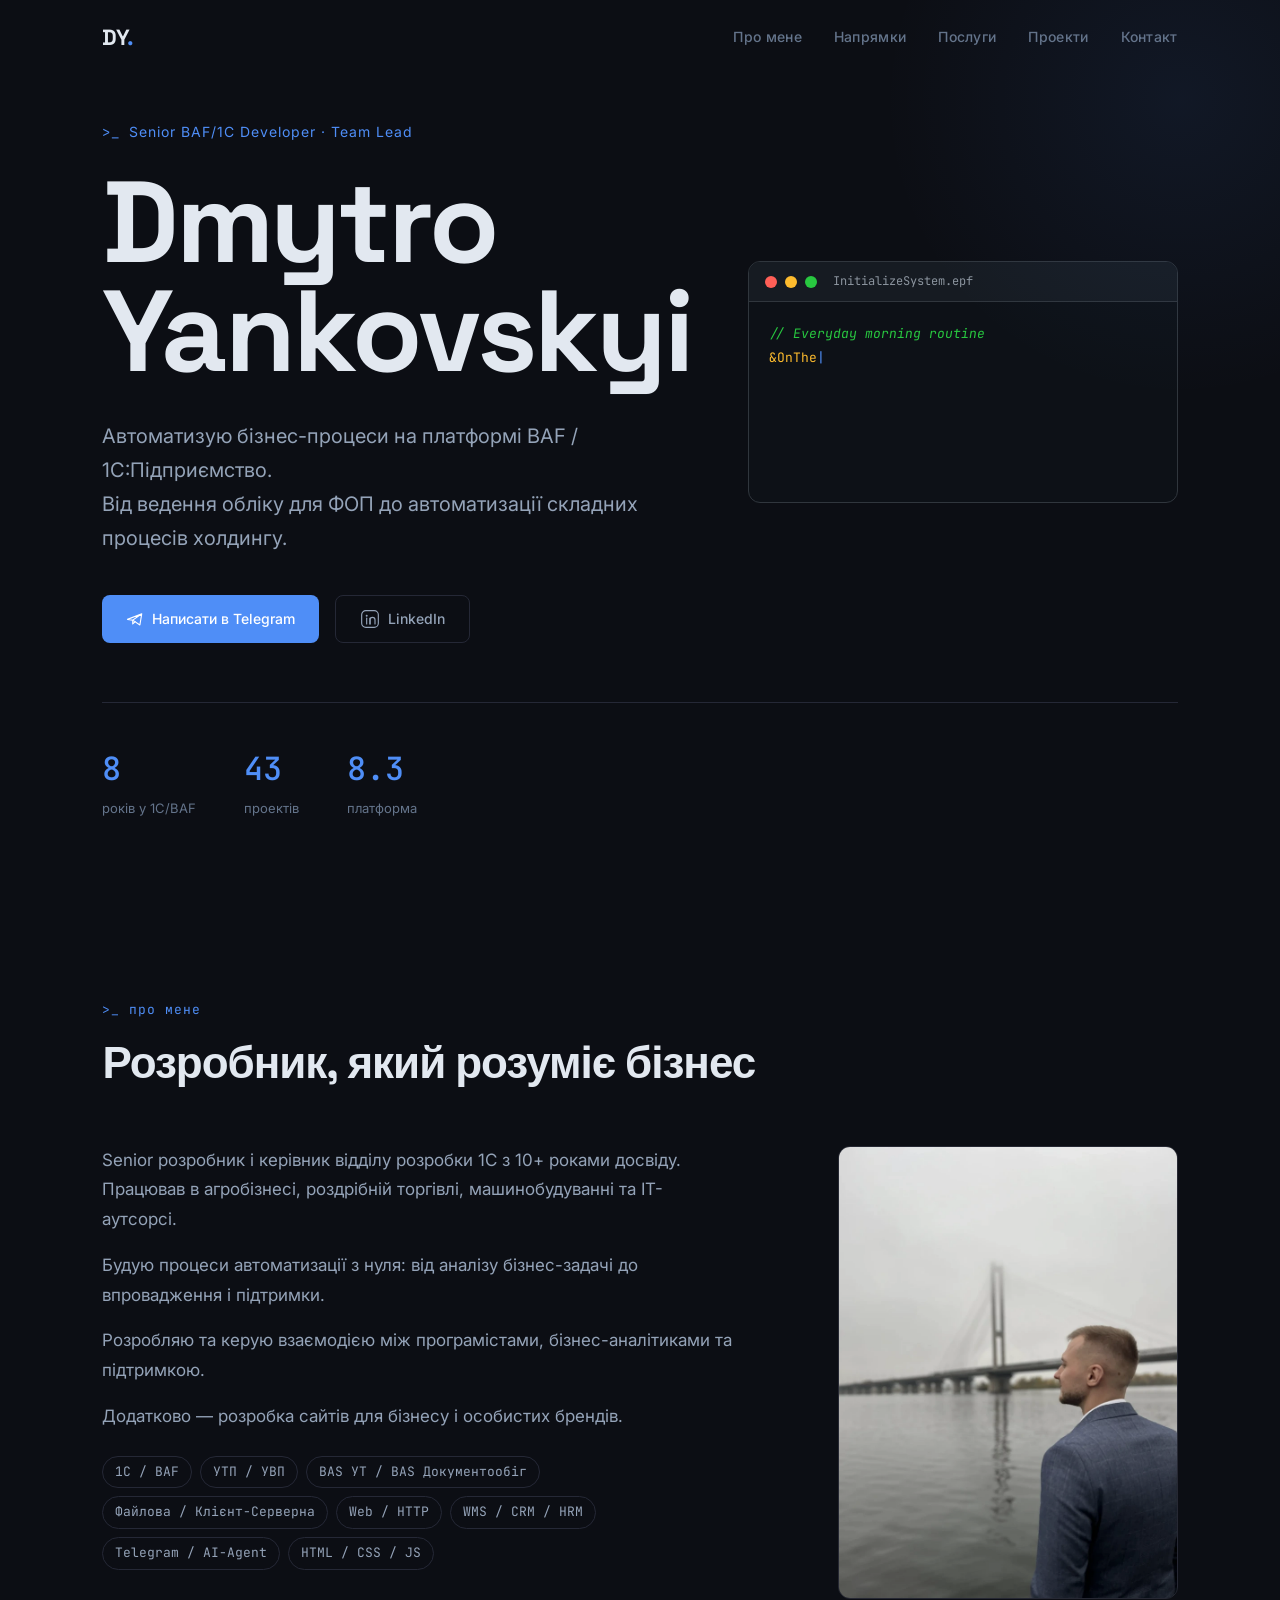
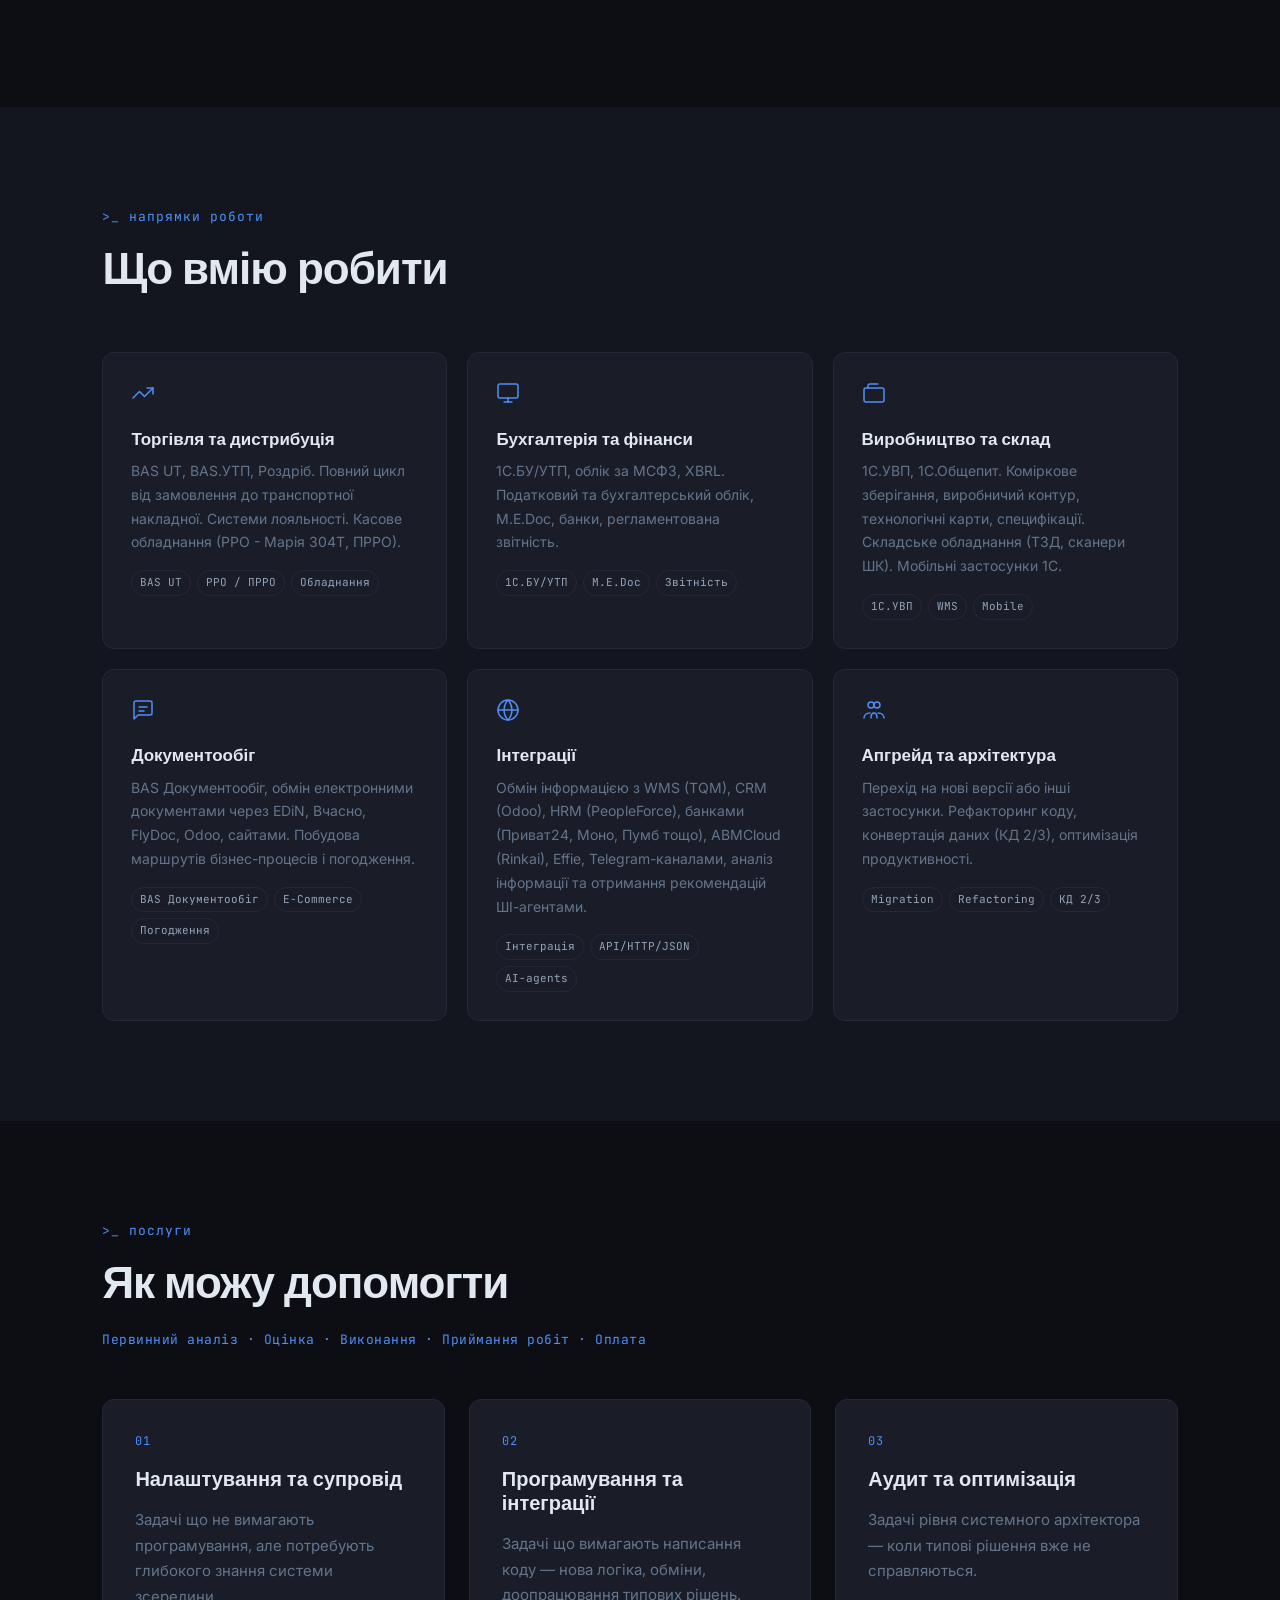
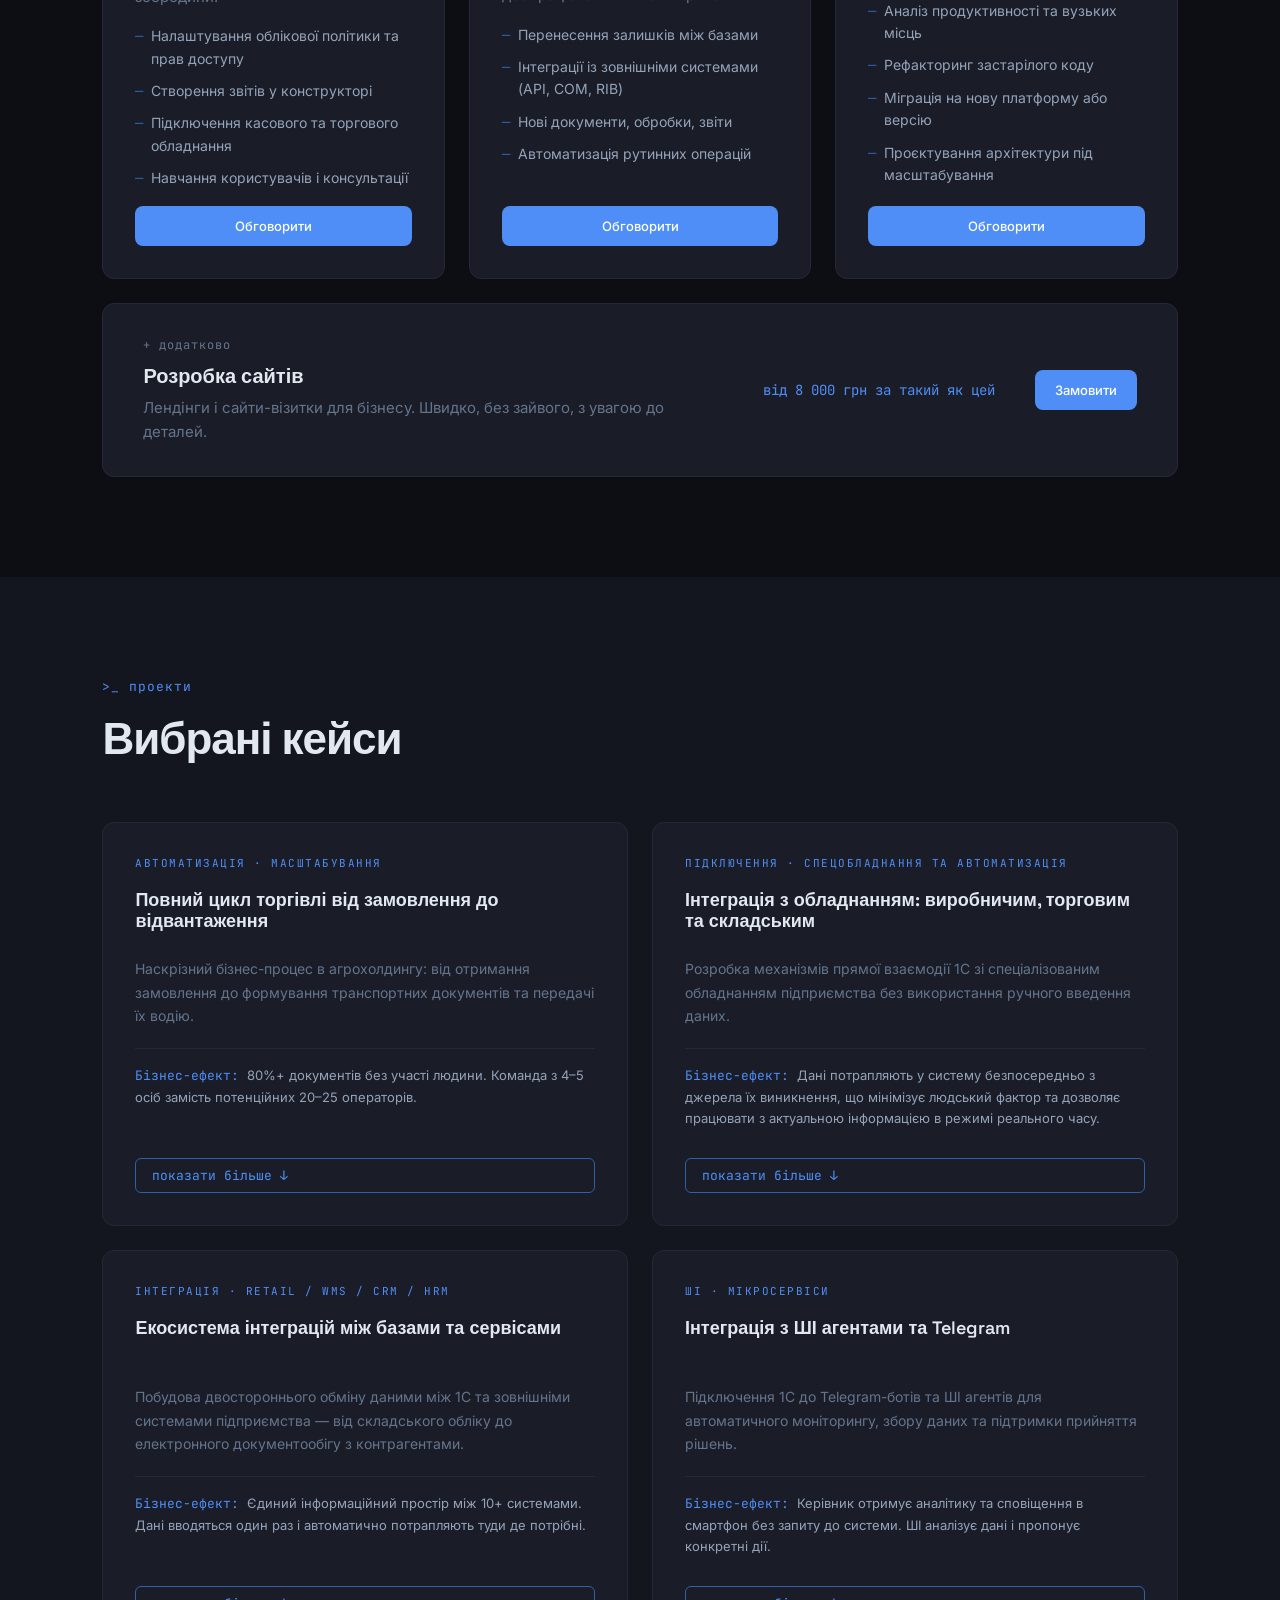
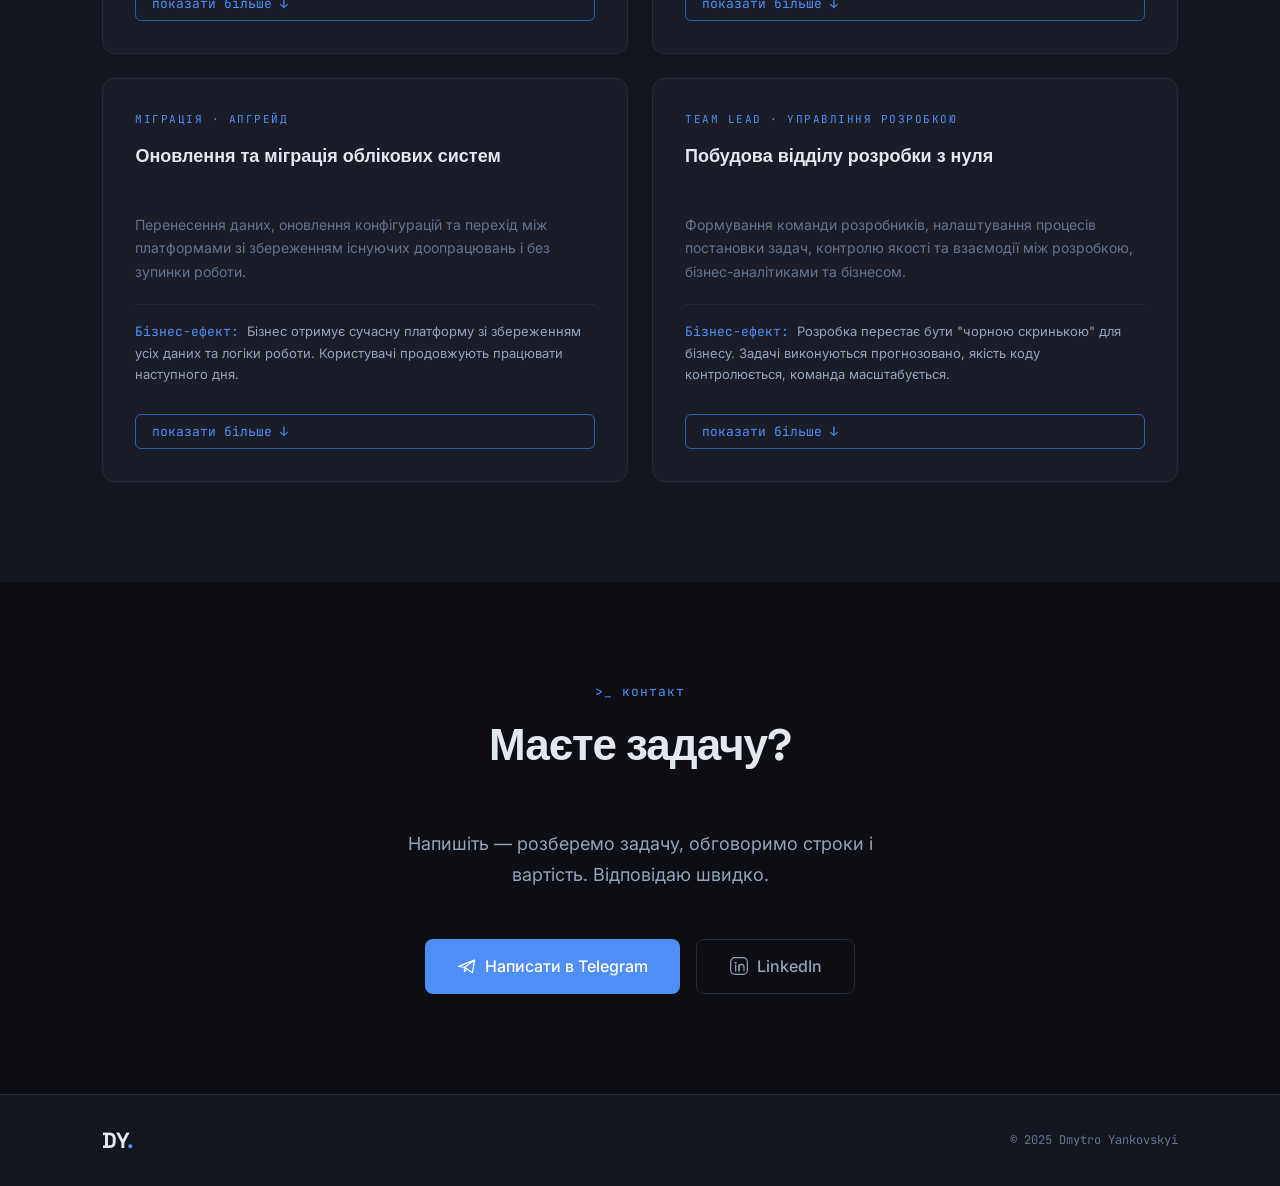
<file: index.html>
<!DOCTYPE html>
<html lang="uk">
	<head>
	  <meta charset="UTF-8">
	  <meta name="viewport" content="width=device-width, initial-scale=1.0">
		<title>Dmytro Yankovskyi — BAF/1C Developer & Automation</title>
	  <meta name="description" content="Senior BAF/1C розробник. Автоматизація бізнес-процесів, інтеграції, якісний апгрейд процесів. 10+ років досвіду.">
	  
	  
	  <meta property="og:title" content="Dmytro Yankovskyi — Senior BAF/1C Developer">
	  <meta property="og:description" content="Автоматизую бізнес-процеси на платформі BAF / 1С:Підприємство. Перенесення залишків, інтеграції, розробка функціоналу.">
	  <meta property="og:image" content="https://dmytro-yankovskyi.com/images/og_image.jpg">
	  <meta property="og:image:width" content="300">
	  <meta property="og:image:height" content="300">
	  <meta property="og:url" content="https://dmytro-yankovskyi.com">
	  <meta property="og:type" content="website">
	  <meta property="og:locale" content="uk_UA">

	  <meta name="twitter:card" content="summary">
	  <meta name="twitter:title" content="Dmytro Yankovskyi — Senior BAF/1C Developer">
	  <meta name="twitter:description" content="Автоматизую бізнес-процеси на платформі BAF / 1С:Підприємство.">
	  <meta name="twitter:image" content="https://dmytro-yankovskyi.com/images/og_image.jpg">
	  
	  <link rel="preload" as="image" href="images/photo.webp" fetchpriority="high">
		  
	  <link rel="icon" type="image/png" href="/favicon-96x96.png" sizes="96x96" />
	  <link rel="icon" type="image/svg+xml" href="/favicon.svg" />
	  <link rel="shortcut icon" href="/favicon.ico" />
	  <link rel="apple-touch-icon" sizes="180x180" href="/apple-touch-icon.png" />
	  <link rel="manifest" href="/site.webmanifest" />
	  
	  <link rel="stylesheet" href="styles.css">
	  <link rel="preconnect" href="https://fonts.googleapis.com">
	  <link rel="preconnect" href="https://fonts.gstatic.com" crossorigin>
	  <link href="https://fonts.googleapis.com/css2?family=Space+Grotesk:wght@300;400;500;600;700&family=Inter:wght@300;400;500&family=JetBrains+Mono:wght@400;500&display=swap" rel="stylesheet" media="print" onload="this.media='all'">
	  <noscript><link href="https://fonts.googleapis.com/css2?family=Space+Grotesk:wght@300;400;500;600;700&family=Inter:wght@300;400;500&family=JetBrains+Mono:wght@400;500&display=swap" rel="stylesheet"></noscript>
	</head>
	<body>

<!-- NAV -->
<nav class="nav">
  <div class="nav-inner">
    <span class="nav-logo">DY<span class="accent">.</span></span>
    <div class="nav-links">
      <a href="#about">Про мене</a>
      <a href="#directions">Напрямки</a>
      <a href="#services">Послуги</a>
      <a href="#projects">Проекти</a>
      <a href="#contact">Контакт</a>
    </div>
  </div>
</nav>

<!-- HERO -->
<section class="hero" id="home">
	  <div class="hero-inner">
		<p class="hero-label"><span class="mono">&gt;_ </span>Senior BAF/1C Developer · Team Lead</p>
		<h1>Dmytro<br>Yankovskyi</h1>
		<p class="hero-sub">Автоматизую бізнес-процеси на платформі BAF / 1С:Підприємство.<br>Від ведення обліку для ФОП до автоматизації складних процесів холдингу.</p>
		<div class="hero-links">
		  <a href="https://t.me/dmitorg" class="btn-primary" target="_blank" rel="noopener" aria-label="Написати в Telegram">
			<svg width="18" height="18" viewBox="0 0 24 24" fill="none" stroke="currentColor" stroke-width="1.5" stroke-linecap="round" stroke-linejoin="round"><path d="M21 5L2 12.5l7 1M21 5l-2.5 15L9 13.5M21 5L9 13.5m0 0v5l3.5-3"/></svg>
			Написати в Telegram
		  </a>
		  <a href="https://www.linkedin.com/in/dvyankovskiy/" class="btn-outline" target="_blank" rel="noopener" aria-label="LinkedIn">
			<svg width="20" height="20" viewBox="0 0 24 24" fill="none" stroke="currentColor" stroke-width="1.4" stroke-linecap="round" stroke-linejoin="round">
			  <rect x="2" y="2" width="20" height="20" rx="5"/>
			  <circle cx="8" cy="8" r="1.2" fill="currentColor" stroke="none"/>
			  <line x1="8" y1="11" x2="8" y2="18"/>
			  <path d="M12 18v-5a3 3 0 0 1 6 0v5"/>
			  <line x1="12" y1="11" x2="12" y2="18"/>
			</svg>
			LinkedIn
		  </a>
		</div>
	  </div>

	  <!-- Варіант А: анімований код -->
	  <div class="hero-code">
		<div class="code-window">
		  <div class="code-titlebar">
			<span class="dot red"></span>
			<span class="dot yellow"></span>
			<span class="dot green"></span>
			<span class="code-filename mono">InitializeSystem.epf</span>
		  </div>
		  <div class="code-body mono" id="codeBlock"></div>
		</div>
	  </div>

	  <div class="hero-stats">
		<div class="hero-stat">
		  <span class="mono stat-num"data-target="10">0</span>
		  <span class="stat-label">років у 1С/BAF</span>
		</div>
		<div class="hero-stat">
		  <span class="mono stat-num"data-target="50">0</span>
		  <span class="stat-label">проектів</span>
		</div>
		<div class="hero-stat">
		  <span class="mono stat-num">8.3</span>
		  <span class="stat-label">платформа</span>
		</div>
      </div>
</section>

<!-- ABOUT -->
<section class="section" id="about">
  <div class="container">
    <p class="section-label mono">&gt;_ про мене</p>
    <h2>Розробник, який розуміє бізнес</h2>
    <div class="about-grid">
      <div class="about-text">
        <p>Senior розробник і керівник відділу розробки 1C з 10+ роками досвіду. Працював в агробізнесі, роздрібній торгівлі, машинобудуванні та IT-аутсорсі.</p>
        <p>Будую процеси автоматизації з нуля: від аналізу бізнес-задачі до впровадження і підтримки.</p>
		<p>Розробляю та керую взаємодією між програмістами, бізнес-аналітиками та підтримкою.</p>
        <p>Додатково — розробка сайтів для бізнесу і особистих брендів.</p>
        <div class="stack-row">
          <span class="tag">1С / BAF</span>
          <span class="tag">УТП / УВП</span>
          <span class="tag">BAS УТ / BAS Документообіг</span>
          <span class="tag">Файлова / Клієнт-Серверна</span>
          <span class="tag">Web / HTTP</span>
          <span class="tag">WMS / CRM / HRM</span>
          <span class="tag">Telegram / AI-Agent</span>
          <span class="tag">HTML / CSS / JS</span>
        </div>
      </div>
      <div class="about-photo">
        <img src="images/photo.webp" alt="Dmytro Yankovskyi" class="photo-img">
      </div>
    </div>
  </div>
</section>

<!-- DIRECTIONS -->
<section class="section dark" id="directions">
  <div class="container">
    <p class="section-label mono">&gt;_ напрямки роботи</p>
    <h2>Що вмію робити</h2>
    <div class="directions-grid">

      <div class="direction-card">
        <div class="direction-icon">
          <svg width="24" height="24" viewBox="0 0 24 24" fill="none" stroke="currentColor" stroke-width="1.5" stroke-linecap="round" stroke-linejoin="round"><polyline points="22 7 13.5 15.5 8.5 10.5 2 17"/><polyline points="16 7 22 7 22 13"/></svg>
        </div>
        <h3>Торгівля та дистрибуція</h3>
        <p>BAS UT, BAS.УТП, Роздріб. Повний цикл від замовлення до транспортної накладної. Системи лояльності. Касове обладнання (РРО - Марія 304Т, ПРРО).</p>
        <div class="direction-tags">
          <span class="tag">BAS UT</span><span class="tag">РРО / ПРРО</span><span class="tag">Обладнання</span>
        </div>
      </div>

      <div class="direction-card">
        <div class="direction-icon">
          <svg width="24" height="24" viewBox="0 0 24 24" fill="none" stroke="currentColor" stroke-width="1.5" stroke-linecap="round" stroke-linejoin="round"><rect x="2" y="3" width="20" height="14" rx="2"/><line x1="8" y1="21" x2="16" y2="21"/><line x1="12" y1="17" x2="12" y2="21"/></svg>
        </div>
        <h3>Бухгалтерія та фінанси</h3>
        <p>1С.БУ/УТП, облік за МСФЗ, XBRL. Податковий та бухгалтерський облік, M.E.Doc, банки, регламентована звітність.</p>
        <div class="direction-tags">
          <span class="tag">1С.БУ/УТП</span><span class="tag">M.E.Doc</span><span class="tag">Звітність</span>
        </div>
      </div>

       <div class="direction-card">
        <div class="direction-icon">
          <svg width="24" height="24" viewBox="0 0 24 24" fill="none" stroke="currentColor" stroke-width="1.5" stroke-linecap="round" stroke-linejoin="round"><rect x="2" y="7" width="20" height="14" rx="2"/><path d="M16 3H8a2 2 0 0 0-2 2v2"/></svg>
        </div>
        <h3>Виробництво та склад</h3>
        <p>1С.УВП, 1С.Общепит. Коміркове зберігання, виробничий контур, технологічні карти, специфікації. Складське обладнання (ТЗД, сканери ШК). Мобільні застосунки 1С.</p>
        <div class="direction-tags">
          <span class="tag">1С.УВП</span><span class="tag">WMS</span><span class="tag">Mobile</span>
        </div>
      </div>

	  <div class="direction-card">
        <div class="direction-icon">
          <svg width="24" height="24" viewBox="0 0 24 24" fill="none" stroke="currentColor" stroke-width="1.5" stroke-linecap="round" stroke-linejoin="round"><path d="M21 15a2 2 0 0 1-2 2H7l-4 4V5a2 2 0 0 1 2-2h14a2 2 0 0 1 2 2z"/><line x1="8" y1="9" x2="16" y2="9"/><line x1="8" y1="13" x2="13" y2="13"/></svg>
        </div>
        <h3>Документообіг</h3>
        <p>BAS Документообіг, обмін електронними документами через EDiN, Вчасно, FlyDoc, Odoo, сайтами. Побудова маршрутів бізнес-процесів і погодження.</p>
        <div class="direction-tags">
          <span class="tag">BAS Документообіг</span><span class="tag">E-Commerce</span><span class="tag">Погодження</span>
        </div>
      </div>

      <div class="direction-card">
        <div class="direction-icon">
          <svg width="24" height="24" viewBox="0 0 24 24" fill="none" stroke="currentColor" stroke-width="1.5" stroke-linecap="round" stroke-linejoin="round"><circle cx="12" cy="12" r="10"/><line x1="2" y1="12" x2="22" y2="12"/><path d="M12 2a15.3 15.3 0 0 1 4 10 15.3 15.3 0 0 1-4 10 15.3 15.3 0 0 1-4-10 15.3 15.3 0 0 1 4-10z"/></svg>
        </div>
        <h3>Інтеграції</h3>
        <p>Обмін інформацією з WMS (TQM), CRM (Odoo), HRM (PeopleForce), банками (Приват24, Моно, Пумб тощо), ABMCloud (Rinkai), Effie, Telegram-каналами, аналіз інформації та отримання рекомендацій ШІ-агентами.</p>
        <div class="direction-tags">
          <span class="tag">Інтеграція</span><span class="tag">API/HTTP/JSON</span><span class="tag">AI-agents</span>
        </div>
      </div>

     
      <div class="direction-card">
        <div class="direction-icon">
          <svg width="24" height="24" viewBox="0 0 24 24" fill="none" stroke="currentColor" stroke-width="1.5" stroke-linecap="round" stroke-linejoin="round"><circle cx="9" cy="7" r="3"/><path d="M2 20c0-3 2.7-5 6-5"/><circle cx="15" cy="7" r="3"/><path d="M22 20c0-3-2.7-5-6-5"/><path d="M9 20c0-3 1.3-5 3-5s3 2 3 5"/></svg>
        </div>
        <h3>Апгрейд та архітектура</h3>
        <p>Перехід на нові версії або інші застосунки. Рефакторинг коду, конвертація даних (КД 2/3), оптимізація продуктивності.</p>
        <div class="direction-tags">
          <span class="tag">Migration</span><span class="tag">Refactoring</span><span class="tag">КД 2/3</span>
        </div>
      </div>

    </div>
  </div>
</section>

<!-- SERVICES -->
<section class="section" id="services">
  <div class="container">
    <p class="section-label mono">&gt;_ послуги</p>
    <h2>Як можу допомогти</h2>
    <p class="services-note mono">Первинний аналіз · Оцінка · Виконання · Приймання робіт · Оплата</p>
    <div class="services-grid">

      <div class="service-card">
        <div class="service-num mono">01</div>
        <h3>Налаштування та супровід</h3>
        <p>Задачі що не вимагають програмування, але потребують глибокого знання системи зсередини.</p>
        <ul class="service-list">
          <li>Налаштування облікової політики та прав доступу</li>
          <li>Створення звітів у конструкторі</li>
          <li>Підключення касового та торгового обладнання</li>
          <li>Навчання користувачів і консультації</li>
        </ul>
        <!--<div class="service-price mono">ціна договірна</div>-->
		<a href="https://t.me/dmitorg" class="btn-service" target="_blank" rel="noopener">Обговорити</a>
      </div>

      <div class="service-card">
        <div class="service-num mono">02</div>
        <h3>Програмування та інтеграції</h3>
        <p>Задачі що вимагають написання коду — нова логіка, обміни, доопрацювання типових рішень.</p>
        <ul class="service-list">
          <li>Перенесення залишків між базами</li>
          <li>Інтеграції із зовнішніми системами (API, COM, RIB)</li>
          <li>Нові документи, обробки, звіти</li>
          <li>Автоматизація рутинних операцій</li>
        </ul>
		<!--<div class="service-price mono">ціна договірна</div>-->
		<a href="https://t.me/dmitorg" class="btn-service" target="_blank" rel="noopener">Обговорити</a>
      </div>

      <div class="service-card">
        <div class="service-num mono">03</div>
        <h3>Аудит та оптимізація</h3>
        <p>Задачі рівня системного архітектора — коли типові рішення вже не справляються.</p>
        <ul class="service-list">
          <li>Аналіз продуктивності та вузьких місць</li>
          <li>Рефакторинг застарілого коду</li>
          <li>Міграція на нову платформу або версію</li>
          <li>Проєктування архітектури під масштабування</li>
        </ul>
        <!--<div class="service-price mono">ціна договірна</div>-->
		<a href="https://t.me/dmitorg" class="btn-service" target="_blank" rel="noopener">Обговорити</a>
      </div>

    </div>

    <!-- Secondary service -->
    <div class="service-secondary">
      <div class="service-secondary-text">
        <span class="mono secondary-label">+ додатково</span>
        <h3>Розробка сайтів</h3>
        <p>Лендінги і сайти-візитки для бізнесу. Швидко, без зайвого, з увагою до деталей.</p>
      </div>
      <div class="service-price-secondary mono">від 8 000 грн за такий як цей</div>
	  <a href="https://t.me/dmitorg" class="btn-service" target="_blank" rel="noopener">Замовити</a>
    </div>

  </div>
</section>

<!-- PROJECTS -->
<section class="section dark" id="projects">
  <div class="container">
    <p class="section-label mono">&gt;_ проекти</p>
    <h2>Вибрані кейси</h2>
    <div class="projects-grid">

		<div class="project-card">
		  <div class="project-tag mono">Автоматизація · Масштабування</div>
		  <h3>Повний цикл торгівлі від замовлення до відвантаження</h3>
		  <p>Наскрізний бізнес-процес в агрохолдингу: від отримання замовлення до формування транспортних документів та передачі їх водію.</p>
		  <div class="project-result">
			<span class="mono">Бізнес-ефект: </span> 80%+ документів без участі людини. Команда з 4–5 осіб замість потенційних 20–25 операторів.
		  </div>

		  <div class="project-details" id="proj-1">
			<h4>// Масштаб процесу</h4>
			<ul>
			  <li>понад 15 000 замовлень на день</li>
			  <li>понад 45 000 реалізацій та надходжень на день</li>
			  <li>близько 5 000 ТТН та маршрутних листів щодня</li>
			</ul>

			<h4>// Що реалізовано</h4>
			<ul>
			  <li>Інтеграція з кол-центром та зовнішніми системами прийому замовлень</li>
			  <li>Автоматичне створення документів за бізнес-правилами</li>
			  <li>Автоматичне погодження та маршрутизація документів</li>
			  <li>Автоматична відправка електронних документів контрагентам</li>
			  <li>Формування та надсилання на склади пакетів паперових документів для логістики</li>
			  <li>Контроль статусів обробки та виняткових ситуацій</li>
			</ul>

			<h4>// Результат</h4>
			<ul>
			  <li>Понад 80% документів створюються без участі користувачів</li>
			  <li>Мінімізовано ручне введення даних</li>
			  <li>Скорочено кількість помилок операційного персоналу</li>
			  <li>Стабільна обробка десятків тисяч документів щоденно</li>
			  <li>Масштабування бізнесу без пропорційного збільшення штату</li>
			</ul>

			<div class="project-effect">
			  Рутинний документообіг практично виключений з операційної діяльності. Співробітники працюють лише з винятками, а не з масовим створенням документів.
			</div>
		  </div>

		  <button class="project-toggle" onclick="toggleProject('proj-1', this)">показати більше ↓</button>
		</div>

		<div class="project-card">
		  <div class="project-tag mono">Підключення · Спецобладнання та автоматизація</div>
		  <h3>Інтеграція з обладнанням: виробничим, торговим та складським </h3>
		  <p>Розробка механізмів прямої взаємодії 1С зі спеціалізованим обладнанням підприємства без використання ручного введення даних.</p>
          <div class="project-result">
		    <span class="mono">Бізнес-ефект: </span>Дані потрапляють у систему безпосередньо з джерела їх виникнення, що мінімізує людський фактор та дозволяє працювати з актуальною інформацією в режимі реального часу.
          </div>
	    
		  <div class="project-details" id="proj-2">
			<h4>// Масштаб процесу</h4>
			<ul>
				<li>30+ РРО «Марія 304Т» на торгових майданчиках + ПРРО Cashalot</li>
				<li>2 автомобільні вагові комплекси для оформлення логістичних операцій</li>
				<li>2 виробничі лінії з обладнанням MOBA</li>
				<li>Складські комплекси з ТЗД та мобільними робочими місцями</li>
				<li>Цілодобовий обмін даними між обладнанням та 1С</li>
			</ul>
			
			<h4>// Що реалізовано</h4> 
			<ul> 
				<li>Інтеграція 1С з РРО «Марія 304Т» для автоматичної передачі даних про продажі на касове обладнання</li> 
				<li>Автоматизація процесу оплати: оператор обирає замовлення та виконує одну дію для фіскалізації продажу</li> 
				<li>Отримання показників з автомобільних ваг безпосередньо в 1С</li> 
				<li>Автоматичне визначення транспортного засобу, водія та заповнення вагових документів</li> 
				<li>Інтеграція з виробничим обладнанням MOBA та автоматичне відображення виробленої продукції в обліковій системі</li> 
				<li>Розробка мобільного рішення для ТЗД з двостороннім обміном даними між складом та 1С</li> 
				<li>Автоматизація інвентаризації та складських операцій через Wi-Fi синхронізацію</li> 
				</ul>
			
			<h4>// Результат</h4> 
			<ul> 
				<li>Виключено ручне перенесення даних з обладнання в облікову систему</li> 
				<li>Знижено кількість помилок операторів, касирів та складського персоналу</li> 
				<li>Скорочено час оформлення продажів, приймання та відвантаження товарів</li> 
				<li>Забезпечено повну простежуваність даних від обладнання до первинного документа</li> 
				<li>Підвищено швидкість проведення інвентаризацій та складських операцій</li> 
			</ul>
			
			<div class="project-effect"> 
				Дані потрапляють у 1С безпосередньо з джерела їх виникнення. Людський фактор мінімізовано, а ключові торгові, складські та виробничі процеси працюють в єдиному цифровому контурі. 
			</div>
		  </div>
		  
		  <button class="project-toggle" onclick="toggleProject('proj-2', this)">показати більше ↓</button>
		</div>
		
		<div class="project-card">
		  <div class="project-tag mono">Інтеграція · Retail / WMS / CRM / HRM</div>
		  <h3>Екосистема інтеграцій між базами та сервісами</h3>
		  <p>Побудова двостороннього обміну даними між 1С та зовнішніми системами підприємства — від складського обліку до електронного документообігу з контрагентами.</p>
          <div class="project-result">
		    <span class="mono">Бізнес-ефект: </span>Єдиний інформаційний простір між 10+ системами. Дані вводяться один раз і автоматично потрапляють туди де потрібні.
          </div>
	    
		  <div class="project-details" id="proj-3">
			<h4>// Системи та що реалізовано</h4>
			<ul>
				<li>WMS (TQM) — розміщення товарів у коміркове зберігання з урахуванням індивідуальних розмірів товарів та параметрів комірок</li>
				<li>HRM (PeopleForce) — збір даних про кандидатів через Telegram-опитувальник (30+ питань, фото документів), перевірка в 1С, передача в HRM</li>
				<li>CRM (Odoo) — двосторонній обмін даними: клієнти, замовлення, залишки</li>
				<li>EDiN — обмін електронними документами з контрагентами (від замовлення до коригуючої накладної, е-ТТН, сертифікати) через FTP та API</li>
				<li>Вчасно / FlyDoc — відправка та отримання документів з КЕП напряму з 1С, автоматичне створення облікових документів на основі вхідних</li>
				<li>ABMCloud (Rinkai) — передача торгових точок для доставки, отримання готового маршруту з водіями та авто</li>
				<li>Effie — отримання замовлень з урахуванням залишків, цін та дат доставки</li>
				<li>Банки — імпорт та експорт платіжних документів з банками України</li>
				<li>Системи лояльності — нарахування бонусів та знижок при роботі з РРО/ПРРО</li>
				<li>Сайти — синхронізація залишків, цін, замовлень та продажів</li>
			</ul>
			
			<h4>// Результат</h4> 
			<ul> 
				<li>Виключено дублювання введення даних між системами</li> 
				<li>Скорочено час на ручну передачу інформації між відділами</li> 
				<li>Забезпечено актуальність даних у всіх системах у режимі реального часу</li> 
				<li>Знижено кількість помилок через людський фактор при передачі даних</li> 
			</ul>
			
			<div class="project-effect"> 
				Дані вводяться один раз — і автоматично з'являються там де потрібні. Ручна передача інформації між системами виключена з операційної діяльності.
			</div>
		  </div>
		  
		  <button class="project-toggle" onclick="toggleProject('proj-3', this)">показати більше ↓</button>
		</div>

		<div class="project-card">
		  <div class="project-tag mono">ШІ · Мікросервіси</div>
		  <h3>Інтеграція з ШІ агентами та Telegram</h3>
		  <p>Підключення 1С до Telegram-ботів та ШІ агентів для автоматичного моніторингу, збору даних та підтримки прийняття рішень.</p>
          <div class="project-result">
		    <span class="mono">Бізнес-ефект: </span>Керівник отримує аналітику та сповіщення в смартфон без запиту до системи. ШІ аналізує дані і пропонує конкретні дії.
          </div>
	    
		  <div class="project-details" id="proj-4">
			<h4>// Що реалізовано</h4>
			<ul>
				<li>Telegram-бот для щоденного автоматичного вивантаження звітів — доступ до ключових показників у будь-який момент</li>
				<li>Алгоритми моніторингу: при спрацюванні тригерів у даних — автоматичне сповіщення відповідального</li>
				<li>Telegram-опитувальник для збору інформації про кандидатів: 30+ питань, фото документів, автоматична перевірка та передача в HR-систему</li>
				<li>Відправка консолідованих звітів до ШІ агента з широкою вибіркою супутніх даних для отримання рекомендацій</li>
				<li>Кейс агросектору: передача даних про стан годівлі, якість утримання худоби (датчики світла, температури, вологості) та фактичний вихід продукції — ШІ формує рекомендації щодо збільшення продуктивності</li>
			</ul>
			
			<h4>// Результат</h4> 
			<ul> 
				<li>Аналітика доступна без входу в 1С — через Telegram у будь-якому місці</li> 
				<li>Час реакції на відхилення скорочено з годин до хвилин</li> 
				<li>ШІ обробляє масив даних який людина фізично не встигає аналізувати щоденно</li> 
				<li>Автоматизовано первинний збір та перевірку HR-даних</li> 
			</ul>
			
			<div class="project-effect"> 
				Керівник бачить стан бізнесу в смартфоні без входу в систему. ШІ щоденно обробляє масив даних який фізично неможливо проаналізувати вручну — і видає конкретні рекомендації. 
			</div>
		  </div>
		  
		  <button class="project-toggle" onclick="toggleProject('proj-4', this)">показати більше ↓</button>
		</div>
		
		<div class="project-card">
		  <div class="project-tag mono">Міграція · Апгрейд</div>
		  <h3>Оновлення та міграція облікових систем</h3>
		  <p>Перенесення даних, оновлення конфігурацій та перехід між платформами зі збереженням існуючих доопрацювань і без зупинки роботи.</p>
          <div class="project-result">
		    <span class="mono">Бізнес-ефект: </span>Бізнес отримує сучасну платформу зі збереженням усіх даних та логіки роботи. Користувачі продовжують працювати наступного дня.
          </div>
	    
		  <div class="project-details" id="proj-5">
			<h4>// Що реалізовано</h4>
			<ul>
				<li>Перенесення залишків та налаштувань з 1С 7.7 на платформу 8.3</li>
				<li>Перехід з конфігурації «Бухгалтерія для України» на «Управління торговим підприємством»</li>
				<li>Перехід з Odoo на 1С для ведення обліку в одній з систем</li>
				<li>Участь у масштабному проєкті переходу з 1С 7.7 на Microsoft Business Central</li>
				<li>Оновлення типових релізів 1С зі збереженням існуючих доопрацювань</li>
			</ul>
			
			<h4>// Результат</h4> 
			<ul> 
				<li>Дані перенесено без втрат та розбіжностей</li> 
				<li>Бізнес-логіка та специфічні доопрацювання збережені після переходу</li> 
				<li>Мінімальний час простою системи під час міграції</li> 
				<li>Користувачі повноцінно працюють в новій системі з першого дня</li> 
			</ul>
			
			<div class="project-effect"> 
				Бізнес отримує сучасну платформу наступного ранку після переходу. Жодних втрат даних, жодного "почнемо з чистого аркуша" — вся логіка і доопрацювання збережені.
			</div>
		  </div>
		  
		  <button class="project-toggle" onclick="toggleProject('proj-5', this)">показати більше ↓</button>
		</div>
		
		<div class="project-card">
		  <div class="project-tag mono">Team Lead · Управління розробкою</div>
		  <h3>Побудова відділу розробки з нуля</h3>
		  <p>Формування команди розробників, налаштування процесів постановки задач, контролю якості та взаємодії між розробкою, бізнес-аналітиками та бізнесом.</p>
          <div class="project-result">
		    <span class="mono">Бізнес-ефект: </span>Розробка перестає бути "чорною скринькою" для бізнесу. Задачі виконуються прогнозовано, якість коду контролюється, команда масштабується.
          </div>
	    
		  <div class="project-details" id="proj-6">
			<h4>// Що реалізовано</h4>
			<ul>
				<li>Сформована команда з 6 розробників різного рівня (1С та Python)</li>
				<li>Впроваджено систему постановки та контролю задач через Manage Engine / Mondey</li>
				<li>Налаштовано процес взаємодії між розробниками, БА та відділом підтримки</li>
				<li>Запроваджено код-рев'ю та стандарти написання коду</li>
				<li>Проведено масштабний рефакторинг застарілої кодової бази</li>
				<li>Архітектурні рішення для масштабування системи під зростання бізнесу</li>
				<li>Оптимізація та розподіл процесів розробки між членами команди</li>
			</ul>
			
			<h4>// Результат</h4> 
			<ul> 
				<li>Час виконання типових задач скорочено за рахунок стандартизації підходів</li> 
				<li>Кодова база приведена до єдиного стилю — новий розробник входить в проєкт швидше</li> 
				<li>Бізнес бачить статус кожної задачі в режимі реального часу</li> 
				<li>Команда працює автономно — керівник не є вузьким місцем для кожного рішення</li> 
				<li>Якість доопрацювань зросла, кількість регресій знизилась</li> 
			</ul>
			
			<div class="project-effect"> 
				Розробка перестає залежати від однієї людини. Задачі виконуються прогнозовано, якість контролюється, а бізнес бачить статус кожного доопрацювання без зайвих питань до команди.
			</div>
		  </div>
		  
		  <button class="project-toggle" onclick="toggleProject('proj-6', this)">показати більше ↓</button>
		</div>
		

    </div>
  </div>
</section>

<!-- CONTACT -->
<section class="section" id="contact">
  <div class="container center">
    <p class="section-label mono">&gt;_ контакт</p>
    <h2>Маєте задачу?</h2>
    <p class="contact-desc">Напишіть — розберемо задачу, обговоримо строки і вартість. Відповідаю швидко.</p>
    <div class="contact-links">
      <a href="https://t.me/username" class="btn-primary large" target="_blank" rel="noopener" aria-label="Telegram">
        <svg width="20" height="20" viewBox="0 0 24 24" fill="none" stroke="currentColor" stroke-width="1.5" stroke-linecap="round" stroke-linejoin="round"><path d="M21 5L2 12.5l7 1M21 5l-2.5 15L9 13.5M21 5L9 13.5m0 0v5l3.5-3"/></svg>
        Написати в Telegram
      </a>
      <a href="https://www.linkedin.com/in/dvyankovskiy/" class="btn-outline large" target="_blank" rel="noopener" aria-label="LinkedIn">
        <svg width="20" height="20" viewBox="0 0 24 24" fill="none" stroke="currentColor" stroke-width="1.4" stroke-linecap="round" stroke-linejoin="round">
		  <rect x="2" y="2" width="20" height="20" rx="5"/>
		  <circle cx="8" cy="8" r="1.2" fill="currentColor" stroke="none"/>
		  <line x1="8" y1="11" x2="8" y2="18"/>
		  <path d="M12 18v-5a3 3 0 0 1 6 0v5"/>
		  <line x1="12" y1="11" x2="12" y2="18"/>
		</svg>
		LinkedIn
      </a>
    </div>
  </div>
</section>

<!-- FOOTER -->
<footer class="footer">
  <div class="footer-inner">
    <span class="nav-logo">DY<span class="accent">.</span></span>
    <span class="footer-copy mono">© 2025 Dmytro Yankovskyi</span>
  </div>
</footer>

<script>
// Анімація коду в хеді
const lines = [
  '<span class="c-cm">// Everyday morning routine</span>',
  '<span class="c-kn">&OnTheClient</span>',
  '<span class="c-kw">Procedure</span> <span class="c-fn">PressTheBigRedButton</span>()',
  '  <span class="c-fn">CheckEmail</span>();',
  '  <span class="c-fn">AssignTasks</span>();',
  '  <span class="c-fn">CheckTaskCompletion</span>();',
  '  <span class="c-cm">// repeat tomorrow</span>',
  '<span class="c-kw">EndProcedure</span>;',
];

const block = document.getElementById('codeBlock');
let lineIdx = 0, charIdx = 0;
let currentLine = '';

function typeCode() {
  if (lineIdx >= lines.length) return;
  const raw = lines[lineIdx];
  const stripped = raw.replace(/<[^>]+>/g, '');
  if (charIdx <= stripped.length) {
    currentLine = raw.substring(0, findHtmlIndex(raw, charIdx));
    block.innerHTML = block.innerHTML.split('\n').slice(0, lineIdx).join('\n')
      + (lineIdx > 0 ? '\n' : '') + currentLine + '<span class="cursor">|</span>';
    charIdx++;
    setTimeout(typeCode, 28);
  } else {
    block.innerHTML = block.innerHTML.replace('<span class="cursor">|</span>', '') + '\n';
    lineIdx++;
    charIdx = 0;
    setTimeout(typeCode, 80);
  }
}

function findHtmlIndex(html, textPos) {
  let count = 0, i = 0;
  while (i < html.length && count < textPos) {
    if (html[i] === '<') { while (i < html.length && html[i] !== '>') i++; }
    else count++;
    i++;
  }
  return i;
}

setTimeout(typeCode, 800);

// Плавна прокрутка
document.querySelectorAll('a[href^="#"]').forEach(a => {
  a.addEventListener('click', e => {
    e.preventDefault();
    document.querySelector(a.getAttribute('href'))?.scrollIntoView({ behavior: 'smooth' });
  });
});

// Активний пункт меню
const sections = document.querySelectorAll('section[id]');
const navLinks = document.querySelectorAll('.nav-links a');
window.addEventListener('scroll', () => {
  let current = '';
  sections.forEach(s => { if (window.scrollY >= s.offsetTop - 100) current = s.id; });
  navLinks.forEach(a => a.classList.toggle('active', a.getAttribute('href') === '#' + current));
  document.querySelector('.nav').classList.toggle('scrolled', window.scrollY > 50);
});

// Лічильники в hero-stats
const counters = document.querySelectorAll('.stat-num[data-target]');
const counterObserver = new IntersectionObserver(entries => {
  entries.forEach(entry => {
    if (entry.isIntersecting) {
      const el = entry.target;
      const target = +el.getAttribute('data-target');
      let count = 0;
      const duration = 2000;
      const step = target / (duration / 16);

      const update = () => {
        count += step;
        if (count < target) {
          el.innerText = Math.floor(count);
          requestAnimationFrame(update);
        } else {
          el.innerText = target + "+";
        }
      };
      update();
      counterObserver.unobserve(el);
    }
  });
});
counters.forEach(el => counterObserver.observe(el));

function toggleProject(id, btn) {
  const details = document.getElementById(id);
  details.classList.toggle('open');
  btn.textContent = details.classList.contains('open') ? 'згорнути ↑' : 'показати більше ↓';
}
</script>

</body>
</html>
</file>
<file: styles.css>
/* ==========================================================
   RESET
   ========================================================== */
*, *::before, *::after {
  margin: 0;
  padding: 0;
  box-sizing: border-box;
}

/* ==========================================================
   TOKENS
   ========================================================== */
:root {
  --bg:        #0C0E14;
  --bg-2:      #13161F;
  --bg-card:   #1A1D28;
  --border:    #252836;
  --accent:    #4F8EF7;
  --accent-dim:#2D5FAA;
  --text:      #E2E8F0;
  --text-muted:#64748B;
  --text-dim:  #94A3B8;
  --mono:      'JetBrains Mono', monospace;
  --display:   'Space Grotesk', sans-serif;
  --body:      'Inter', sans-serif;
}

html {
  scroll-behavior: smooth;
}

body {
  font-family: var(--body);
  background: var(--bg);
  color: var(--text);
  line-height: 1.6;
  font-size: 16px;
}

h1, h2, h3 {
  font-family: var(--display);
  line-height: 1.2;
}

.mono { font-family: var(--mono); }
.accent { color: var(--accent); }

/* ==========================================================
   LAYOUT HELPERS
   ========================================================== */
.section {
  padding: 100px 8%;
}

.section.dark {
  background: var(--bg-2);
}

.container {
  max-width: 1100px;
  margin: auto;
}

.center { text-align: center; }

.section-label {
  font-size: 13px;
  color: var(--accent);
  letter-spacing: 1px;
  margin-bottom: 16px;
}

.section h2 {
  font-size: clamp(28px, 4vw, 44px);
  font-weight: 700;
  letter-spacing: -1px;
  margin-bottom: 56px;
  color: var(--text);
}

@media (max-width: 768px) {
  .section { padding: 70px 6%; }
}

/* ==========================================================
   NAV
   ========================================================== */
.nav {
  position: fixed;
  top: 0;
  left: 0;
  right: 0;
  z-index: 100;
  padding: 20px 8%;
  transition: background 0.3s, backdrop-filter 0.3s;
}

.nav.scrolled {
  background: rgba(12, 14, 20, 0.9);
  backdrop-filter: blur(12px);
  border-bottom: 1px solid var(--border);
}

.nav-inner {
  max-width: 1100px;
  margin: auto;
  display: flex;
  align-items: center;
  justify-content: space-between;
}

.nav-logo {
  font-family: var(--display);
  font-size: 22px;
  font-weight: 700;
  color: var(--text);
  letter-spacing: -0.5px;
}

.nav-links {
  display: flex;
  gap: 32px;
}

.nav-links a {
  color: var(--text-muted);
  text-decoration: none;
  font-size: 14px;
  font-weight: 500;
  transition: color 0.2s;
  letter-spacing: 0.3px;
}

.nav-links a:hover,
.nav-links a.active {
  color: var(--text);
}

@media (max-width: 768px) {
  .nav-links { display: none; }
  .nav { padding: 16px 6%; }
}

/* ==========================================================
   HERO  (single block — text on top, code window below)
   ========================================================== */
.hero {
  min-height: 100vh;
  display: grid;
  grid-template-columns: 1.3fr 1fr;
  gap: 56px;
  align-items: center;
  margin: 0 auto;
  padding: 120px max(8%, calc((100% - 1100px) / 2)) 80px;
  position: relative;
  overflow: hidden;
}

.hero-stats {
  grid-column: 1 / -1;
}

.hero::before {
  content: '';
  position: absolute;
  top: -200px;
  right: -200px;
  width: 600px;
  height: 600px;
  background: radial-gradient(circle, rgba(79,142,247,0.08) 0%, transparent 70%);
  pointer-events: none;
}

.hero-inner {
  width: 100%;
}

.hero-label {
  font-size: 14px;
  color: var(--accent);
  letter-spacing: 1px;
  margin-bottom: 24px;
}

.hero h1 {
  font-size: clamp(56px, 9vw, 120px);
  font-weight: 700;
  letter-spacing: -3px;
  line-height: 0.95;
  color: var(--text);
  margin-bottom: 32px;
}

.hero-sub {
  font-size: clamp(16px, 2vw, 20px);
  color: var(--text-dim);
  max-width: 670px;
  line-height: 1.7;
  margin-bottom: 40px;
}

.hero-links {
  display: flex;
  gap: 16px;
  flex-wrap: wrap;
}

/* code window sits below hero text, modest width */
.hero-code {
  width: 100%;
  max-width: 560px;
}

.hero-stats {
  width: 100%;
  display: flex;
  gap: 48px;
  border-top: 1px solid var(--border);
  padding-top: 40px;
}

.hero-stat {
  display: flex;
  flex-direction: column;
  gap: 4px;
}

.stat-num {
  font-size: 32px;
  font-weight: 500;
  color: var(--accent);
}

.stat-label {
  font-size: 13px;
  color: var(--text-muted);
}

@media (max-width: 768px) {
  .hero { padding: 100px 6% 60px; gap: 40px; grid-template-columns: 1fr; }
  .hero h1 { letter-spacing: -2px; }
  .hero-stats { gap: 28px; flex-wrap: wrap; }
  .hero-code { max-width: 100%; }
}

/* ==========================================================
   HERO — CODE WINDOW (visual)
   ========================================================== */
.code-window {
  background: #0d1117;
  border: 1px solid #30363d;
  border-radius: 12px;
  overflow: hidden;
  font-size: 13px;
}

.code-titlebar {
  background: #161b22;
  padding: 10px 16px;
  display: flex;
  align-items: center;
  gap: 8px;
  border-bottom: 1px solid #30363d;
}

.dot {
  width: 12px;
  height: 12px;
  border-radius: 50%;
}
.dot.red    { background: #ff5f57; }
.dot.yellow { background: #febc2e; }
.dot.green  { background: #28c840; }

.code-filename {
  margin-left: 8px;
  font-size: 12px;
  color: #8b949e;
}

.code-body {
  padding: 20px;
  color: #e6edf3;
  line-height: 1.8;
  min-height: 200px;
  white-space: pre;
}

.c-kw  { color: #ff7b72; }
.c-kn  { color: #febc2e; }
.c-fn  { color: #79c0ff; }
.c-str { color: #a5d6ff; }
.c-cm  { color: #28c840; font-style: italic; }
.cursor { color: var(--accent); animation: blink 1s infinite; }

@keyframes blink {
  0%, 100% { opacity: 1; }
  50%       { opacity: 0; }
}

/* ==========================================================
   BUTTONS
   ========================================================== */
.btn-primary {
  display: inline-flex;
  align-items: center;
  gap: 8px;
  padding: 12px 24px;
  background: var(--accent);
  color: #fff;
  border-radius: 8px;
  text-decoration: none;
  font-size: 14px;
  font-weight: 500;
  transition: 0.2s;
  font-family: var(--body);
}

.btn-primary:hover {
  background: #3d7ae8;
  transform: translateY(-2px);
}

.btn-primary.large {
  padding: 14px 32px;
  font-size: 16px;
}

.btn-outline {
  display: inline-flex;
  align-items: center;
  gap: 8px;
  padding: 12px 24px;
  border: 1px solid var(--border);
  color: var(--text-dim);
  border-radius: 8px;
  text-decoration: none;
  font-size: 14px;
  font-weight: 500;
  transition: 0.2s;
  font-family: var(--body);
}

.btn-outline:hover {
  border-color: var(--accent);
  color: var(--text);
}

.btn-outline.large {
  padding: 14px 32px;
  font-size: 16px;
}

.btn-outline-dark {
  display: inline-flex;
  align-items: center;
  gap: 8px;
  padding: 12px 24px;
  border: 1px solid var(--border);
  color: var(--text-dim);
  border-radius: 8px;
  text-decoration: none;
  font-size: 14px;
  font-weight: 500;
  transition: 0.2s;
  white-space: nowrap;
  flex-shrink: 0;
}

.btn-outline-dark:hover {
  border-color: var(--accent);
  color: var(--text);
}

.btn-service {
  display: inline-block;
  padding: 10px 20px;
  background: var(--accent);
  color: #fff;
  border: none;
  border-radius: 8px;
  text-decoration: none;
  font-size: 13px;
  font-weight: 500;
  transition: 0.2s;
  text-align: center;
}

.btn-service:hover {
  background: #3d7ae8;
  transform: translateY(-2px);
}

/* ==========================================================
   TAGS
   ========================================================== */
.tag {
  display: inline-block;
  padding: 5px 12px;
  border: 1px solid var(--border);
  border-radius: 20px;
  font-size: 13px;
  color: var(--text-dim);
  font-family: var(--mono);
}

.stack-row {
  display: flex;
  flex-wrap: wrap;
  gap: 8px;
  margin-top: 24px;
}


/* ==========================================================
   ABOUT
   ========================================================== */
.about-grid {
  display: grid;
  grid-template-columns: 1fr 340px;
  gap: 100px;
  align-items: start;
}

.about-text p {
  color: var(--text-dim);
  margin-bottom: 16px;
  font-size: 17px;
  line-height: 1.75;
}

.about-photo {
  margin-top: 0;
}

.photo-img {
  width: 100%;
  aspect-ratio: 3/4;
  object-fit: cover;
  object-position: 100% 50%;
  border-radius: 12px;
  filter: grayscale(20%);
  border: 1px solid var(--border);
}

@media (max-width: 1200px) {
  .tag {
    font-size: 12px;
    padding: 4px 11px;
  }
  
  .about-grid {
	gap: 60px;  
  }
  
  .about-text p {
    margin-bottom: 9px;
	font-size: 15px;
  }	
}

@media (max-width: 768px) {
  .tag {
    font-size: 11px;
    padding: 4px 10px;
  }
  
  .about-grid {
    grid-template-columns: 1fr;
	gap: 20px;
  }
  .about-photo {
	margin-top: 0;
  }
  .photo-img {
    height: 300px;
    aspect-ratio: unset;
    object-fit: cover;
  }
  .about-text p {
    margin-bottom: 5px;
	font-size: 14px;
  }
}

/* ==========================================================
   DIRECTIONS
   ========================================================== */
.directions-grid {
  display: grid;
  grid-template-columns: repeat(3, 1fr);
  gap: 20px;
}

.direction-card {
  background: var(--bg-card);
  border: 1px solid var(--border);
  border-radius: 12px;
  padding: 28px;
  transition: 0.25s;
}

.direction-card:hover {
  border-color: var(--accent-dim);
  transform: translateY(-4px);
}

.direction-icon {
  color: var(--accent);
  margin-bottom: 16px;
}

.direction-card h3 {
  font-size: 17px;
  font-weight: 600;
  color: var(--text);
  margin-bottom: 10px;
}

.direction-card p {
  color: var(--text-muted);
  font-size: 14px;
  line-height: 1.7;
  margin-bottom: 16px;
}

.direction-tags {
  display: flex;
  flex-wrap: wrap;
  gap: 6px;
}

.direction-tags .tag {
  font-size: 11px;
  padding: 3px 8px;
}

@media (max-width: 1024px) {
  .directions-grid { grid-template-columns: repeat(2, 1fr); }
}

@media (max-width: 768px) {
  .directions-grid { grid-template-columns: 1fr; }
}

/* ==========================================================
   SERVICES
   ========================================================== */
.services-note {
  font-size: 13px;
  color: var(--accent);
  margin-top: -36px;
  margin-bottom: 48px;
  letter-spacing: 0.5px;
}

.services-grid {
  display: grid;
  grid-template-columns: repeat(3, 1fr);
  gap: 24px;
  margin-bottom: 24px;
}

.service-card {
  background: var(--bg-card);
  border: 1px solid var(--border);
  border-radius: 12px;
  padding: 32px;
  display: flex;
  flex-direction: column;
  gap: 16px;
  transition: 0.25s;
}

.service-card:hover {
  border-color: var(--accent-dim);
  transform: translateY(-4px);
}

.service-num {
  font-size: 12px;
  color: var(--accent);
  letter-spacing: 1px;
}

.service-card h3 {
  font-size: 20px;
  font-weight: 600;
  color: var(--text);
}

.service-card > p {
  color: var(--text-muted);
  font-size: 15px;
  line-height: 1.7;
}

.service-list {
  list-style: none;
  padding: 0;
  display: flex;
  flex-direction: column;
  gap: 10px;
  flex: 1;
}

.service-list li {
  font-size: 14px;
  color: var(--text-dim);
  padding-left: 16px;
  position: relative;
}

.service-list li::before {
  content: '\2014';
  position: absolute;
  left: 0;
  color: var(--accent-dim);
  font-family: var(--mono);
}

.service-secondary {
  background: var(--bg-card);
  border: 1px solid var(--border);
  border-radius: 12px;
  padding: 32px 40px;
  display: flex;
  align-items: center;
  justify-content: space-between;
  gap: 40px;
}

.secondary-label {
  font-size: 12px;
  color: var(--text-muted);
  letter-spacing: 1px;
  display: block;
  margin-bottom: 8px;
}

.service-secondary h3 {
  font-size: 20px;
  font-weight: 600;
  color: var(--text);
  margin-bottom: 8px;
}

.service-secondary p {
  color: var(--text-muted);
  font-size: 15px;
}

.service-price {
  font-size: 14px;
  color: var(--accent);
  border-top: 1px solid var(--border);
  padding-top: 16px;
  margin-top: auto;
  text-align: center;
}

.service-price-secondary {
  font-size: 14px;
  color: var(--accent);
  white-space: nowrap;
  flex-shrink: 0;
}

@media (max-width: 768px) {
  .services-grid { grid-template-columns: 1fr; }
  .service-secondary {
    flex-direction: column;
    align-items: flex-start;
    gap: 20px;
  }
   .service-secondary .btn-service {
    width: 100%;
    text-align: center;
  }
}

/* ==========================================================
   PROJECTS
   ========================================================== */
.projects-grid {
  display: grid;
  grid-template-columns: repeat(2, 1fr);
  gap: 24px;
  align-items: start;
  grid-auto-rows: auto;
}

.project-card {
  background: var(--bg-card);
  border: 1px solid var(--border);
  border-radius: 12px;
  padding: 32px;
  transition: 0.25s;
  display: flex;
  flex-direction: column;
   height: fit-content;
}

.project-card h3 {
  font-size: 18px;
  font-weight: 600;
  color: var(--text);
  margin-bottom: 12px;
  min-height: 56px;
}

.project-card > p {
  color: var(--text-muted);
  font-size: 14px;
  line-height: 1.7;
  margin-bottom: 20px;
  min-height: 70px;
}

.project-result {
  font-size: 13px;
  color: var(--text-dim);
  border-top: 1px solid var(--border);
  padding: 16px 0px;
  line-height: 1.6;
  min-height: 110px;
}

.project-card:hover {
  border-color: var(--accent-dim);
  transform: translateY(-4px);
}

.project-details {
  display: none;
  margin-top: 16px;
}

.project-details.open {
  display: block;
}

.project-details h4 {
  font-size: 13px;
  color: var(--accent);
  font-family: var(--mono);
  margin: 16px 0 8px;
  letter-spacing: 0.5px;
}

.project-details ul {
  list-style: none;
  padding: 0;
  display: flex;
  flex-direction: column;
  gap: 6px;
}

.project-details ul li {
  font-size: 13px;
  color: var(--text-muted);
  padding-left: 16px;
  position: relative;
  line-height: 1.6;
}

.project-details ul li::before {
  content: '\2014';
  position: absolute;
  left: 0;
  color: var(--accent-dim);
  font-family: var(--mono);
}

.project-effect {
  margin: 16px 0px;
  padding: 16px;
  background: rgba(79,142,247,0.05);
  border-left: 3px solid var(--accent);
  border-radius: 4px;
  font-size: 13px;
  color: var(--text-dim);
  line-height: 1.7;
}

.project-toggle {
  background: none;
  border: 1px solid var(--accent-dim);
  color: var(--accent);
  font-size: 13px;
  font-family: var(--mono);
  cursor: pointer;
  padding: 8px 16px;
  border-radius: 6px;
  text-align: left;
  transition: 0.2s;
  width: 100%;
}

.project-toggle:hover {
  background: rgba(79,142,247,0.08);
  border-color: var(--accent);
}

.project-tag {
  font-size: 11px;
  color: var(--accent);
  letter-spacing: 1.5px;
  text-transform: uppercase;
  margin-bottom: 16px;
}

.project-card h3 {
  font-size: 18px;
  font-weight: 600;
  color: var(--text);
  margin-bottom: 12px;
}

.project-card > p {
  color: var(--text-muted);
  font-size: 14px;
  line-height: 1.7;
  margin-bottom: 20px;
}

.project-result {
  font-size: 13px;
  color: var(--text-dim);
  border-top: 1px solid var(--border);
  padding-top: 16px;
  line-height: 1.6;
}

.project-result .mono {
  color: var(--accent);
}

@media (max-width: 768px) {
  .projects-grid { grid-template-columns: 1fr; }
}

/* ==========================================================
   CONTACT
   ========================================================== */
.contact-desc {
  color: var(--text-dim);
  font-size: 18px;
  max-width: 480px;
  margin: 0 auto 48px;
  line-height: 1.75;
}

.contact-links {
  display: flex;
  gap: 16px;
  justify-content: center;
  flex-wrap: wrap;
}

/* ==========================================================
   FOOTER
   ========================================================== */
.footer {
  background: var(--bg-2);
  border-top: 1px solid var(--border);
  padding: 28px 8%;
}

.footer-inner {
  max-width: 1100px;
  margin: auto;
  display: flex;
  align-items: center;
  justify-content: space-between;
}

.footer-copy {
  font-size: 12px;
  color: var(--text-muted);
}

@media (max-width: 768px) {
  .footer-inner {
    flex-direction: column;
    gap: 12px;
    text-align: center;
  }
}
</file>
